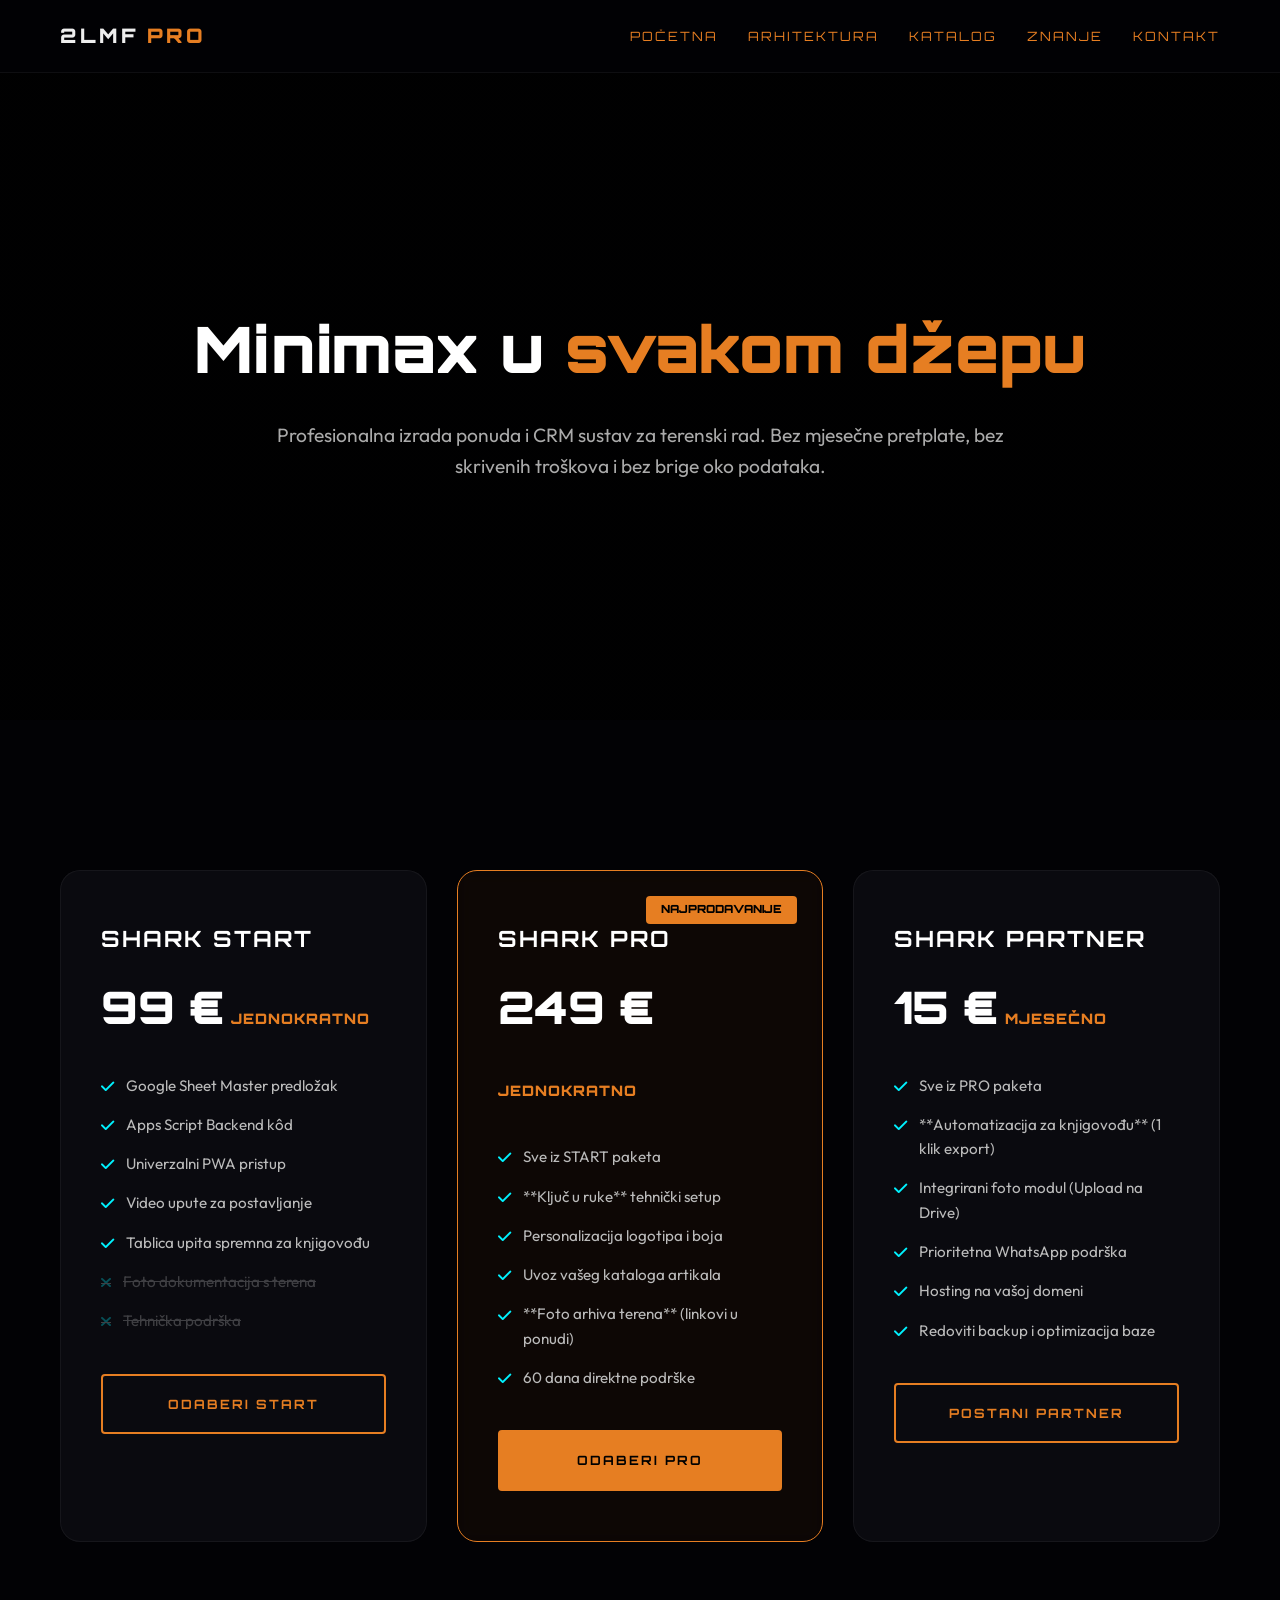
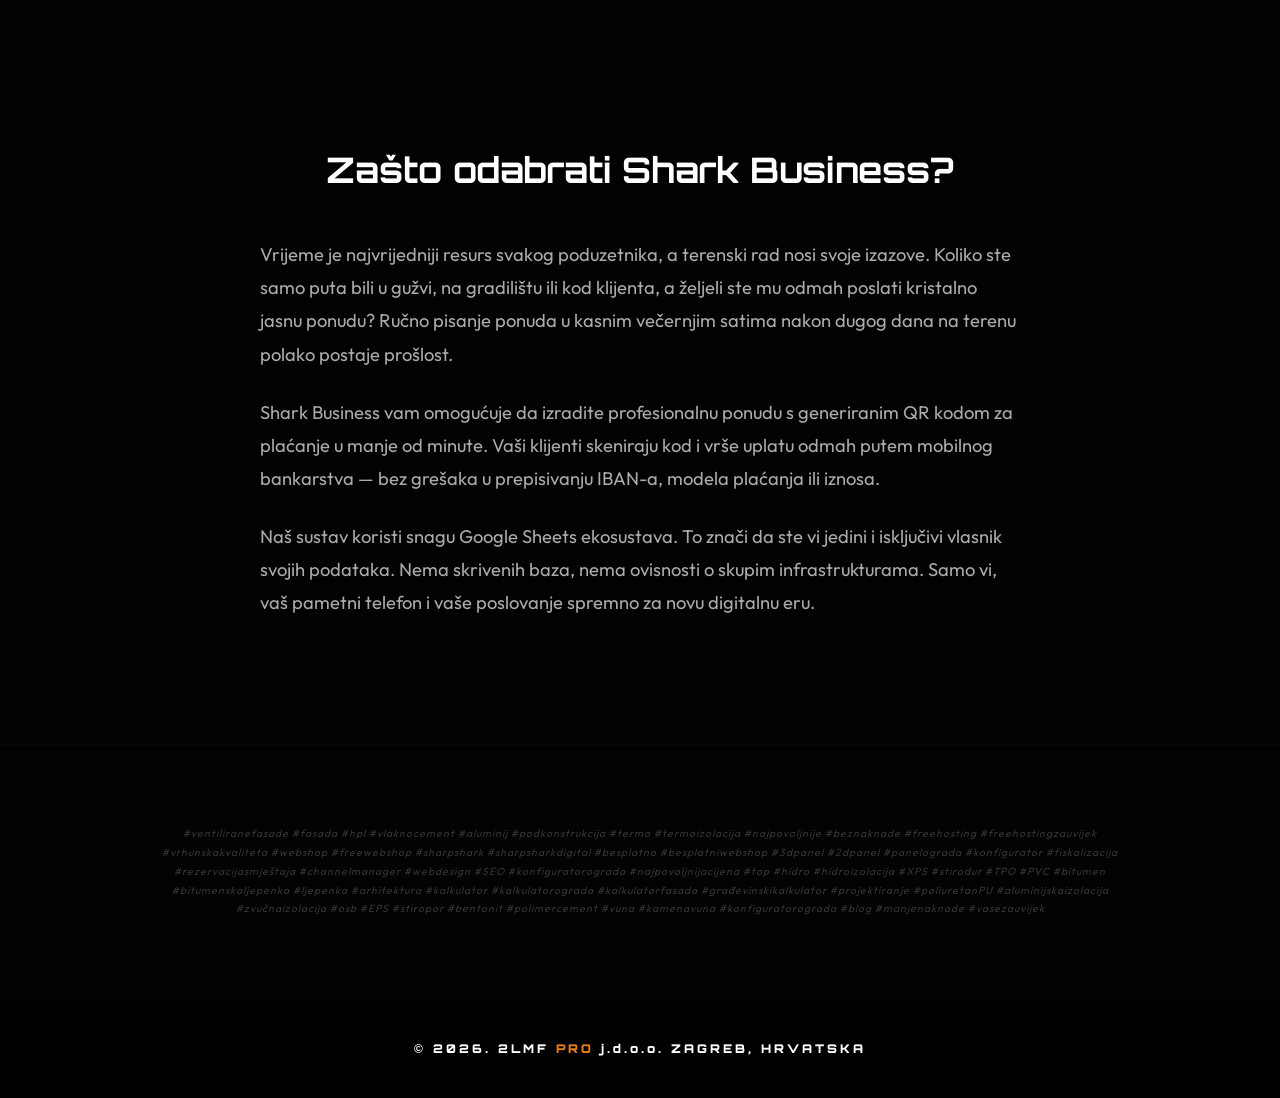
<file: promo_landing.html>
<!DOCTYPE html>
<html lang="hr">

<head>
    <meta charset="UTF-8">
    <meta name="viewport" content="width=device-width, initial-scale=1.0">
    <title>SHARPSHARK | Shark Business CRM</title>
    <link
        href="https://fonts.googleapis.com/css2?family=Orbitron:wght@400;700;900&family=Outfit:wght@300;400;600&display=swap"
        rel="stylesheet">
    <link rel="stylesheet" href="https://cdnjs.cloudflare.com/ajax/libs/font-awesome/6.0.0/css/all.min.css">

    <!-- Google tag (gtag.js) -->
    <script async src="https://www.googletagmanager.com/gtag/js?id=AW-5327504092"></script>
    <script>
        window.dataLayer = window.dataLayer || [];
        function gtag() { dataLayer.push(arguments); }
        gtag('js', new Date());
        gtag('config', 'AW-5327504092');

        // Helper function to delay opening a URL until a gtag event is sent.
        function gtagSendEvent(url) {
            var callback = function () {
                if (typeof url === 'string') {
                    window.location = url;
                }
            };
            gtag('event', 'conversion_event_submit_lead_form_1', {
                'event_callback': callback,
                'event_timeout': 2000
            });
            return false;
        }
    </script>
    <style>
        :root {
            --accent-orange: #E67E22;
            --accent-cyan: #00F2FF;
            --bg-dark: #020205;
            --card-bg: rgba(15, 15, 20, 0.7);
            --glass: rgba(255, 255, 255, 0.03);
            --glass-border: rgba(255, 255, 255, 0.05);
        }

        * {
            margin: 0;
            padding: 0;
            box-sizing: border-box;
        }

        body {
            background-color: var(--bg-dark);
            color: #8a8a8a;
            font-family: 'Outfit', sans-serif;
            line-height: 1.6;
            overflow-x: hidden;
        }

        /* --- NAVIGATION (FROM 2LMF WEB 2.0) --- */
        nav {
            position: fixed;
            top: 0;
            width: 100%;
            padding: 20px 60px;
            display: flex;
            justify-content: space-between;
            align-items: center;
            background: rgba(2, 2, 5, 0.95);
            backdrop-filter: blur(30px);
            z-index: 2000;
            border-bottom: 1px solid rgba(255, 255, 255, 0.05);
        }

        .lmf-brand {
            font-family: 'Orbitron', sans-serif;
            font-weight: 900;
            color: #eee;
            font-size: 1.25rem;
            letter-spacing: 3px;
            text-decoration: none;
        }

        .lmf-brand span {
            color: var(--accent-orange);
        }

        .nav-links {
            display: flex;
            gap: 30px;
        }

        .nav-links a {
            color: var(--accent-orange);
            text-decoration: none;
            font-family: 'Orbitron', sans-serif;
            font-size: 0.8rem;
            letter-spacing: 2px;
            transition: all 0.3s;
            text-transform: uppercase;
        }

        .nav-links a:hover {
            color: #fff;
        }

        /* --- HERO --- */
        .shark-hero {
            min-height: 80vh;
            display: flex;
            flex-direction: column;
            justify-content: center;
            align-items: center;
            text-align: center;
            background: linear-gradient(rgba(0, 0, 0, 0.8), rgba(0, 0, 0, 0.8)), url('https://images.unsplash.com/photo-1460925895917-afdab827c52f?auto=format&fit=crop&q=80&w=1200');
            background-size: cover;
            background-position: center;
            padding-top: 100px;
        }

        .shark-hero h1 {
            font-family: 'Orbitron', sans-serif;
            font-size: clamp(2.5rem, 5vw, 4.5rem);
            font-weight: 900;
            color: #fff;
            margin-bottom: 20px;
        }

        .shark-hero h1 span.orange {
            color: var(--accent-orange);
        }

        .shark-hero h1 span.cyan {
            color: var(--accent-cyan);
        }

        .shark-hero p {
            font-size: 1.2rem;
            max-width: 800px;
            margin-bottom: 40px;
            color: #aaa;
        }

        /* --- PRICING --- */
        .pricing-section {
            padding: 100px 20px;
            max-width: 1200px;
            margin: 0 auto;
        }

        .pricing-grid {
            display: grid;
            grid-template-columns: repeat(auto-fit, minmax(320px, 1fr));
            gap: 30px;
            margin-top: 50px;
        }

        .card {
            background: var(--card-bg);
            border: 1px solid var(--glass-border);
            padding: 50px 40px;
            border-radius: 20px;
            position: relative;
            transition: all 0.4s cubic-bezier(0.16, 1, 0.3, 1);
            backdrop-filter: blur(10px);
        }

        .card:hover {
            transform: translateY(-10px);
            border-color: var(--accent-cyan);
            box-shadow: 0 20px 40px rgba(0, 242, 255, 0.1);
        }

        .card.featured {
            border: 1px solid var(--accent-orange);
            background: rgba(230, 126, 34, 0.05);
        }

        .badge {
            position: absolute;
            top: 25px;
            right: 25px;
            background: var(--accent-orange);
            color: #000;
            font-size: 0.7rem;
            font-weight: 900;
            font-family: 'Orbitron';
            padding: 5px 15px;
            border-radius: 4px;
        }

        .card h2 {
            font-family: 'Orbitron', sans-serif;
            font-size: 1.4rem;
            color: #fff;
            margin-bottom: 15px;
            letter-spacing: 2px;
        }

        .price {
            font-family: 'Orbitron', sans-serif;
            font-size: 2.8rem;
            font-weight: 900;
            color: #fff;
            margin-bottom: 30px;
        }

        .price small {
            font-size: 0.9rem;
            color: var(--accent-orange);
            letter-spacing: 1px;
        }

        .features {
            list-style: none;
            margin-bottom: 40px;
        }

        .features li {
            margin-bottom: 15px;
            font-size: 0.95rem;
            display: flex;
            align-items: flex-start;
            gap: 12px;
            color: #bbb;
        }

        .features li i {
            color: var(--accent-cyan);
            margin-top: 5px;
        }

        .features li.disabled {
            opacity: 0.3;
            text-decoration: line-through;
        }

        .btn {
            display: block;
            text-align: center;
            background: transparent;
            color: var(--accent-orange);
            text-decoration: none;
            padding: 18px;
            border-radius: 4px;
            font-family: 'Orbitron', sans-serif;
            font-weight: 700;
            border: 2px solid var(--accent-orange);
            transition: all 0.3s;
            letter-spacing: 2px;
            font-size: 0.8rem;
        }

        .card.featured .btn {
            background: var(--accent-orange);
            color: #000;
        }

        .btn:hover {
            background: var(--accent-cyan);
            border-color: var(--accent-cyan);
            color: #000;
            box-shadow: 0 0 30px rgba(0, 242, 255, 0.4);
        }

        /* --- CONTENT --- */
        .content-blog {
            max-width: 800px;
            margin: 0 auto;
            padding: 100px 20px;
        }

        .content-blog h3 {
            font-family: 'Orbitron', sans-serif;
            font-size: 2.2rem;
            color: #fff;
            margin-bottom: 40px;
            text-align: center;
        }

        .content-blog p {
            font-size: 1.15rem;
            margin-bottom: 25px;
            line-height: 1.8;
            color: #aaa;
        }

        /* --- FOOTER & HASHTAGS --- */
        .seo-footer {
            background: #020205;
            padding: 80px 0;
            border-top: 1px solid rgba(255, 255, 255, 0.03);
            text-align: center;
        }

        .hashtags {
            font-size: 0.65rem;
            font-style: italic;
            opacity: 0.3;
            line-height: 1.8;
            color: #aaa;
            letter-spacing: 1px;
            max-width: 1100px;
            margin: 0 auto;
            padding: 0 40px;
        }

        .copyright-bar {
            background: #000;
            color: #fff;
            text-align: center;
            padding: 40px 0;
            font-weight: 900;
            font-family: 'Orbitron', sans-serif;
            font-size: 0.75rem;
            letter-spacing: 3px;
        }

        .copyright-bar span {
            color: var(--accent-orange);
        }

        @media (max-width: 768px) {
            nav {
                padding: 20px;
            }

            .nav-links {
                display: none;
            }

            .shark-hero h1 {
                font-size: 2.5rem;
            }
        }
    </style>
</head>

<body>

    <!-- NAVIGATION -->
    <nav>
        <a href="#" class="lmf-brand">2LMF <span>PRO</span></a>
        <div class="nav-links">
            <a href="#">Početna</a>
            <a href="#">Arhitektura</a>
            <a href="#">Katalog</a>
            <a href="#">Znanje</a>
            <a href="#">Kontakt</a>
        </div>
    </nav>

    <!-- HERO SECTION -->
    <section class="shark-hero">
        <h1>Minimax u <span class="orange">svakom džepu</span></h1>
        <p>Profesionalna izrada ponuda i CRM sustav za terenski rad. Bez mjesečne pretplate, bez skrivenih troškova i
            bez brige oko podataka.</p>
    </section>

    <!-- PRICING SECTION -->
    <section class="pricing-section">
        <div class="pricing-grid">
            <!-- DIY -->
            <div class="card">
                <h2>SHARK START</h2>
                <div class="price">99 €<small> JEDNOKRATNO</small></div>
                <ul class="features">
                    <li><i class="fas fa-check"></i> Google Sheet Master predložak</li>
                    <li><i class="fas fa-check"></i> Apps Script Backend kôd</li>
                    <li><i class="fas fa-check"></i> Univerzalni PWA pristup</li>
                    <li><i class="fas fa-check"></i> Video upute za postavljanje</li>
                    <li><i class="fas fa-check"></i> Tablica upita spremna za knjigovođu</li>
                    <li class="disabled"><i class="fas fa-times"></i> Foto dokumentacija s terena</li>
                    <li class="disabled"><i class="fas fa-times"></i> Tehnička podrška</li>
                </ul>
                <a href="#kontakt" class="btn" onclick="return gtagSendEvent('#kontakt')">ODABERI START</a>
            </div>

            <!-- PRO -->
            <div class="card featured">
                <div class="badge">NAJPRODAVANIJE</div>
                <h2>SHARK PRO</h2>
                <div class="price">249 €<small> JEDNOKRATNO</small></div>
                <ul class="features">
                    <li><i class="fas fa-check"></i> Sve iz START paketa</li>
                    <li><i class="fas fa-check"></i> **Ključ u ruke** tehnički setup</li>
                    <li><i class="fas fa-check"></i> Personalizacija logotipa i boja</li>
                    <li><i class="fas fa-check"></i> Uvoz vašeg kataloga artikala</li>
                    <li><i class="fas fa-check"></i> **Foto arhiva terena** (linkovi u ponudi)</li>
                    <li><i class="fas fa-check"></i> 60 dana direktne podrške</li>
                </ul>
                <a href="#kontakt" class="btn" onclick="return gtagSendEvent('#kontakt')">ODABERI PRO</a>
            </div>

            <!-- PARTNER -->
            <div class="card">
                <h2>SHARK PARTNER</h2>
                <div class="price">15 €<small> MJESEČNO</small></div>
                <ul class="features">
                    <li><i class="fas fa-check"></i> Sve iz PRO paketa</li>
                    <li><i class="fas fa-check"></i> **Automatizacija za knjigovođu** (1 klik export)</li>
                    <li><i class="fas fa-check"></i> Integrirani foto modul (Upload na Drive)</li>
                    <li><i class="fas fa-check"></i> Prioritetna WhatsApp podrška</li>
                    <li><i class="fas fa-check"></i> Hosting na vašoj domeni</li>
                    <li><i class="fas fa-check"></i> Redoviti backup i optimizacija baze</li>
                </ul>
                <a href="#kontakt" class="btn" onclick="return gtagSendEvent('#kontakt')">POSTANI PARTNER</a>
            </div>
        </div>
    </section>

    <!-- BLOG CONTENT -->
    <section class="content-blog">
        <h3>Zašto odabrati Shark Business?</h3>
        <p>Vrijeme je najvrijedniji resurs svakog poduzetnika, a terenski rad nosi svoje izazove. Koliko ste samo puta
            bili u gužvi, na gradilištu ili kod klijenta, a željeli ste mu odmah poslati kristalno jasnu ponudu? Ručno
            pisanje ponuda u kasnim večernjim satima nakon dugog dana na terenu polako postaje prošlost.</p>
        <p>Shark Business vam omogućuje da izradite profesionalnu ponudu s generiranim QR kodom za plaćanje u manje od
            minute. Vaši klijenti skeniraju kod i vrše uplatu odmah putem mobilnog bankarstva — bez grešaka u
            prepisivanju IBAN-a, modela plaćanja ili iznosa.</p>
        <p>Naš sustav koristi snagu Google Sheets ekosustava. To znači da ste vi jedini i isključivi vlasnik svojih
            podataka. Nema skrivenih baza, nema ovisnosti o skupim infrastrukturama. Samo vi, vaš pametni telefon i vaše
            poslovanje spremno za novu digitalnu eru.</p>
    </section>

    <!-- FOOTER WITH HASHTAGS FROM LAST ARTICLE -->
    <div class="seo-footer">
        <p class="hashtags">
            #ventiliranefasade #fasada #hpl #vlaknocement #aluminij #podkonstrukcija #termo #termoizolacija
            #najpovoljnije #beznaknade #freehosting #freehostingzauvijek #vrhunskakvaliteta #webshop #freewebshop
            #sharpshark #sharpsharkdigital #besplatno #besplatniwebshop #3dpanel #2dpanel #panelograda #konfigurator
            #fiskalizacija #rezervacijasmještaja #channelmanager #webdesign #SEO #konfiguratorograda
            #najpovoljnijacijena #top #hidro #hidroizolacija #XPS #stirodur #TPO #PVC #bitumen #bitumenskaljepenka
            #ljepenka #arhitektura #kalkulator #kalkulatorograda #kalkulatorfasada #građevinskikalkulator #projektiranje
            #poliuretanPU #aluminijskaizolacija #zvučnaizolacija #osb #EPS #stiropor #bentonit #polimercement #vuna
            #kamenavuna #konfiguratorograda #blog #manjenaknade #vasezauvijek
        </p>
    </div>

    <div class="copyright-bar">
        &copy; 2026. 2LMF <span>PRO</span> j.d.o.o. ZAGREB, HRVATSKA
    </div>

</body>

</html>
</file>
